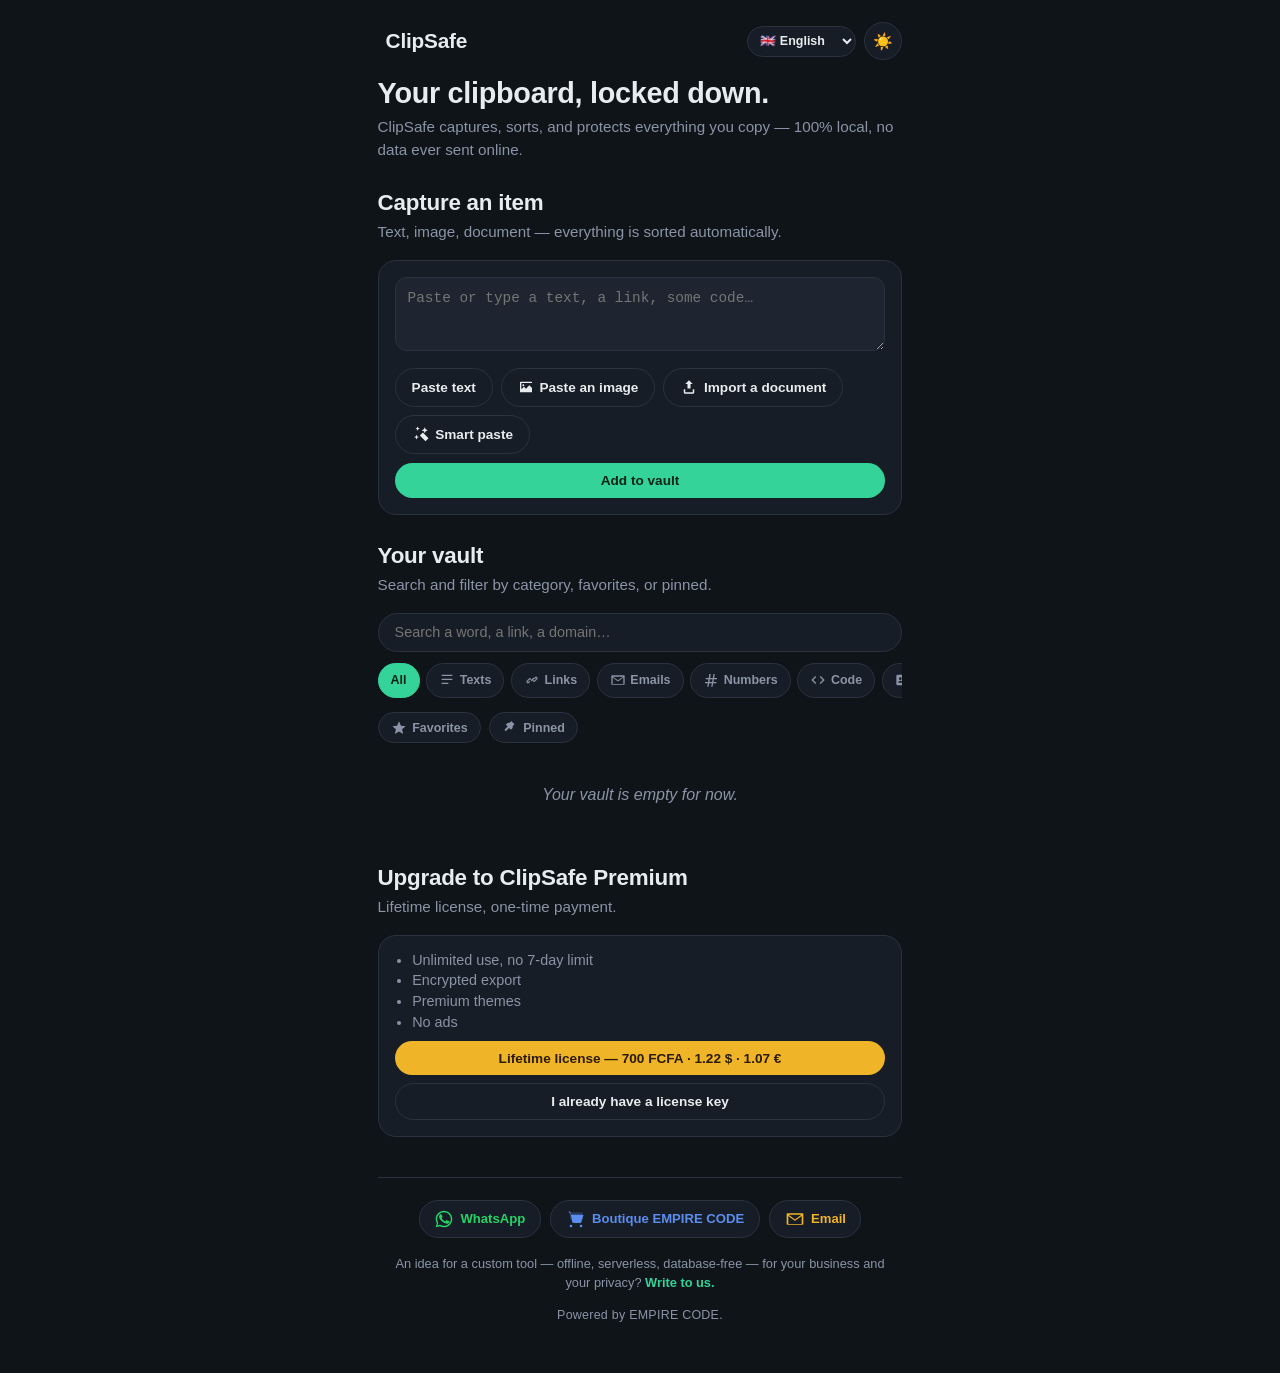
<file: index.html>
<!DOCTYPE html>
<html lang="fr">
<head>
  <meta charset="UTF-8" />
  <meta name="viewport" content="width=device-width, initial-scale=1, viewport-fit=cover" />
  <title>ClipSafe — Coffre-fort de presse-papiers</title>
  <meta name="description" content="ClipSafe : coffre-fort de presse-papiers intelligent, 100% local et hors ligne." />
  <meta name="theme-color" content="#0F1419" />
  <link rel="manifest" href="manifest.json" />
  <link rel="icon" id="cs-favicon" href="icons/favicon.jpg" type="image/jpeg" />
  <link rel="apple-touch-icon" href="icons/icon-192.png" />

  <link rel="stylesheet" href="style.css" />
</head>
<body>
  <div id="app-root">
    <p class="cs-empty" style="padding:2rem 0;text-align:center;">Chargement de ClipSafe…</p>
  </div>

  <script src="app.js"></script>
</body>
</html>
</file>
<file: style.css>
/* =========================================================================
   ClipSafe — style.css
   Les couleurs/typos réelles sont injectées en variables CSS par app.js
   depuis data.json. Ce fichier ne fait que consommer ces variables.
   ========================================================================= */

:root {
  --cs-bg: #0f1419;
  --cs-surface: #171d26;
  --cs-surface2: #1e2530;
  --cs-border: #2a3240;
  --cs-text: #e8ecef;
  --cs-textMuted: #8a94a6;
  --cs-accent: #34d399;
  --cs-accentDark: #1c825c;
  --cs-accent2: #5b8def;
  --cs-premium: #f0b429;
  --cs-danger: #ef4444;
  --cs-font-display: 'Century Gothic', 'Futura', 'Segoe UI Semibold', 'Segoe UI', sans-serif;
  --cs-font-body: 'Segoe UI', 'Helvetica Neue', Arial, sans-serif;
  --cs-font-mono: 'Cascadia Code', 'Consolas', 'SFMono-Regular', Menlo, monospace;
  --cs-radius: 18px;
}

* { box-sizing: border-box; }

html, body {
  margin: 0;
  padding: 0;
  background: var(--cs-bg);
  color: var(--cs-text);
  font-family: var(--cs-font-body);
  -webkit-tap-highlight-color: transparent;
}

body { min-height: 100vh; padding-bottom: 2rem; }

#app-root { max-width: 560px; margin: 0 auto; padding: 0 1.1rem; }

/* ---------- Topbar ---------- */
.cs-topbar { display: flex; align-items: center; gap: 0.5rem; padding: 1.4rem 0 1rem; }
.cs-logo svg { display: block; }
.cs-appname { font-family: var(--cs-font-display); font-size: 1.3rem; font-weight: 700; letter-spacing: -0.01em; flex: 1; }
.cs-theme-toggle {
  background: var(--cs-surface); border: 1px solid var(--cs-border); border-radius: 999px;
  width: 38px; height: 38px; font-size: 1rem; cursor: pointer;
  display: flex; align-items: center; justify-content: center; transition: border-color 0.15s ease;
}
.cs-theme-toggle:hover { border-color: var(--cs-accent); }
.cs-lang-select {
  background: var(--cs-surface); border: 1px solid var(--cs-border); color: var(--cs-text);
  border-radius: 999px; padding: 0.4rem 0.5rem; font-size: 0.78rem; font-weight: 700;
  font-family: var(--cs-font-body); cursor: pointer; max-width: 120px;
}

/* ---------- Sections ---------- */
.cs-section { margin-bottom: 1.8rem; }
.cs-section-title { font-family: var(--cs-font-display); font-size: 1.4rem; margin: 0 0 0.3rem; letter-spacing: -0.01em; }
.cs-section-subtitle { color: var(--cs-textMuted); margin: 0 0 1rem; font-size: 0.95rem; line-height: 1.5; }
.cs-section--hero .cs-section-title { font-size: 1.8rem; line-height: 1.2; }

/* ---------- Capture ---------- */
.cs-capture { background: var(--cs-surface); border: 1px solid var(--cs-border); border-radius: var(--cs-radius); padding: 1rem; }
.cs-textarea {
  width: 100%; resize: vertical; background: var(--cs-surface2); border: 1px solid var(--cs-border);
  border-radius: 12px; color: var(--cs-text); font-family: var(--cs-font-mono); font-size: 0.9rem;
  padding: 0.75rem; outline: none;
}
.cs-textarea:focus { border-color: var(--cs-accent); }
.cs-capture-actions { display: flex; gap: 0.5rem; margin-top: 0.8rem; flex-wrap: wrap; }

.cs-btn {
  border: none; border-radius: 999px; padding: 0.6rem 1rem; font-family: var(--cs-font-body);
  font-weight: 600; font-size: 0.85rem; cursor: pointer; text-decoration: none;
  display: inline-flex; align-items: center; justify-content: center; gap: 0.35rem;
  transition: transform 0.15s ease, opacity 0.15s ease;
}
.cs-btn:active { transform: scale(0.97); }
.cs-btn:focus-visible { outline: 2px solid var(--cs-accent2); outline-offset: 2px; }
.cs-btn--primary { background: var(--cs-accent); color: #06231a; }
.cs-btn--ghost { background: transparent; color: var(--cs-text); border: 1px solid var(--cs-border); }
.cs-btn--premium { background: var(--cs-premium); color: #2b1c00; width: 100%; margin-top: 0.4rem; }
.cs-btn svg { flex-shrink: 0; }

/* ---------- Recherche & filtres ---------- */
.cs-vault-wrap { display: flex; flex-direction: column; gap: 0.7rem; }
.cs-search-input {
  width: 100%; background: var(--cs-surface); border: 1px solid var(--cs-border); border-radius: 999px;
  color: var(--cs-text); padding: 0.65rem 1rem; font-family: var(--cs-font-body); font-size: 0.9rem; outline: none;
}
.cs-search-input:focus { border-color: var(--cs-accent); }
.cs-chip-row { display: none; gap: 0.4rem; overflow-x: auto; padding-bottom: 0.2rem; }
.cs-chip-row:not([hidden]) { display: flex; }
.cs-chip-row::-webkit-scrollbar { display: none; }
.cs-chip {
  flex-shrink: 0; display: inline-flex; align-items: center; gap: 0.3rem;
  background: var(--cs-surface); border: 1px solid var(--cs-border); color: var(--cs-textMuted);
  border-radius: 999px; padding: 0.4rem 0.75rem; font-size: 0.78rem; font-weight: 600; cursor: pointer;
}
.cs-chip.active { background: var(--chip-color, var(--cs-accent)); border-color: var(--chip-color, var(--cs-accent)); color: #06231a; }
.cs-chip--sm { padding: 0.3rem 0.6rem; font-size: 0.72rem; }
.cs-toggle-row { display: flex; gap: 0.5rem; }
.cs-toggle-btn {
  display: inline-flex; align-items: center; gap: 0.35rem; background: var(--cs-surface);
  border: 1px solid var(--cs-border); color: var(--cs-textMuted); border-radius: 999px;
  padding: 0.4rem 0.75rem; font-size: 0.78rem; font-weight: 600; cursor: pointer;
}
.cs-toggle-btn.active { color: var(--cs-premium); border-color: var(--cs-premium); }

/* ---------- Grille du coffre (2 colonnes) ---------- */
.cs-vault-grid { display: grid; grid-template-columns: 1fr 1fr; gap: 0.7rem; }
.cs-empty--grid { grid-column: 1 / -1; }
.cs-empty { color: var(--cs-textMuted); font-style: italic; text-align: center; padding: 1rem 0; }

.cs-grid-card {
  background: var(--cs-surface); border: 1px solid var(--cs-border); border-radius: 14px;
  padding: 0.65rem; cursor: pointer; display: flex; flex-direction: column; gap: 0.45rem;
  min-height: 128px; text-align: left;
}
.cs-grid-card:active { transform: scale(0.98); }
.cs-grid-top { display: flex; justify-content: space-between; align-items: flex-start; gap: 0.3rem; }
.cs-grid-badges { display: flex; gap: 0.25rem; color: var(--cs-premium); flex-shrink: 0; }
.cs-grid-preview-text {
  font-family: var(--cs-font-mono); font-size: 0.74rem; line-height: 1.4; color: var(--cs-text);
  overflow: hidden; display: -webkit-box; -webkit-line-clamp: 5; -webkit-box-orient: vertical;
  word-break: break-word; flex: 1;
}
.cs-grid-thumb { width: 100%; height: 92px; object-fit: cover; border-radius: 8px; }
.cs-grid-doc {
  display: flex; flex-direction: column; align-items: center; justify-content: center; gap: 0.3rem;
  color: var(--cs-textMuted); text-align: center; height: 92px;
}
.cs-grid-doc-name {
  font-size: 0.7rem; color: var(--cs-text); word-break: break-word;
  display: -webkit-box; -webkit-line-clamp: 2; -webkit-box-orient: vertical; overflow: hidden;
}
.cs-grid-code-badge { font-size: 0.64rem; color: var(--cs-textMuted); font-weight: 600; }

.cs-tag {
  display: inline-flex; align-items: center; gap: 0.3rem; font-size: 0.72rem; font-weight: 700;
  color: var(--tag-color, var(--cs-accent)); background: color-mix(in srgb, var(--tag-color, var(--cs-accent)) 15%, transparent);
  padding: 0.25rem 0.55rem; border-radius: 999px;
}
.cs-tag--sm { font-size: 0.66rem; padding: 0.2rem 0.45rem; }

/* ---------- Premium ---------- */
.cs-premium { background: var(--cs-surface); border: 1px solid var(--cs-border); border-radius: var(--cs-radius); padding: 1rem; }
.cs-premium-features { margin: 0 0 0.3rem; padding-left: 1.1rem; color: var(--cs-textMuted); font-size: 0.9rem; }
.cs-premium-features li { margin-bottom: 0.3rem; }
.cs-premium-active { display: flex; align-items: center; gap: 0.5rem; color: var(--cs-premium); font-weight: 600; }
.cs-trial-status { color: var(--cs-premium); font-size: 0.82rem; font-weight: 700; margin: 0 0 0.6rem; }

/* ---------- Footer ---------- */
.cs-footer { margin-top: 2.5rem; padding-top: 1.4rem; border-top: 1px solid var(--cs-border); text-align: center; }
.cs-footer-buttons { display: flex; justify-content: center; gap: 0.6rem; margin-bottom: 1rem; flex-wrap: wrap; }
.cs-footer-btn {
  display: inline-flex; align-items: center; gap: 0.4rem; color: var(--btn-color, var(--cs-text));
  border: 1px solid var(--cs-border); background: var(--cs-surface); border-radius: 999px;
  padding: 0.5rem 0.9rem; font-size: 0.82rem; font-weight: 600; text-decoration: none; transition: border-color 0.15s ease;
}
.cs-footer-btn:hover { border-color: var(--btn-color, var(--cs-accent)); }
.cs-footer-cta { color: var(--cs-textMuted); font-size: 0.8rem; line-height: 1.5; margin: 0 0 1rem; padding: 0 0.5rem; }
.cs-footer-cta a { color: var(--cs-accent); text-decoration: none; font-weight: 600; }
.cs-footer-text { color: var(--cs-textMuted); font-size: 0.78rem; letter-spacing: 0.02em; margin: 0 0 1.2rem; }

/* ---------- Overlay / modales (détail, licence, partage) ---------- */
.cs-overlay {
  position: fixed; inset: 0; background: rgba(0, 0, 0, 0.6); z-index: 1000;
  display: none; align-items: flex-end; justify-content: center;
}
.cs-overlay:not([hidden]) { display: flex; }
.cs-modal {
  background: var(--cs-surface); width: 100%; max-width: 560px; max-height: 88vh; overflow-y: auto;
  border-radius: 20px 20px 0 0; padding: 1rem 1.1rem 1.4rem;
}
.cs-modal-toolbar { display: flex; align-items: center; gap: 0.4rem; padding-bottom: 0.8rem; border-bottom: 1px solid var(--cs-border); margin-bottom: 0.9rem; flex-wrap: wrap; }
.cs-modal-toolbar strong { font-family: var(--cs-font-display); font-size: 1rem; flex: 1; }
.cs-icon-btn { background: transparent; border: none; color: var(--cs-textMuted); cursor: pointer; padding: 0.35rem; border-radius: 8px; display: flex; }
.cs-icon-btn:hover { color: var(--cs-text); background: var(--cs-surface2); }
.cs-icon-btn--active { color: var(--cs-premium); }
.cs-modal-close { margin-left: auto; }
.cs-modal-content-text { font-family: var(--cs-font-mono); font-size: 0.85rem; white-space: pre-wrap; word-break: break-word; max-height: 55vh; overflow-y: auto; line-height: 1.5; }
.cs-modal-content-image img { width: 100%; border-radius: 12px; display: block; }
.cs-modal-doc { display: flex; flex-direction: column; align-items: center; gap: 0.5rem; padding: 1.2rem 0; color: var(--cs-textMuted); }
.cs-modal-doc-name { color: var(--cs-text); font-weight: 600; text-align: center; word-break: break-word; }
.cs-modal-doc-kind { font-size: 0.8rem; margin: 0 0 0.4rem; }
.cs-modal-date { color: var(--cs-textMuted); font-size: 0.76rem; margin: 0.9rem 0 0; text-align: right; }
.cs-modal-message { color: var(--cs-textMuted); font-size: 0.88rem; line-height: 1.5; margin: 0 0 0.9rem; }
.cs-modal-error { color: var(--cs-danger); font-size: 0.82rem; min-height: 1.2em; margin: 0.4rem 0 0; }
.cs-modal-actions { display: flex; gap: 0.6rem; margin-top: 0.9rem; }
.cs-modal-actions .cs-btn { flex: 1; }
.cs-modal-buy-link { display: block; text-align: center; margin-top: 0.9rem; color: var(--cs-textMuted); font-size: 0.8rem; text-decoration: underline; }

.cs-modal-edit .cs-edit-textarea {
  width: 100%; min-height: 140px; background: var(--cs-surface2); border: 1px solid var(--cs-border);
  border-radius: 12px; color: var(--cs-text); font-family: var(--cs-font-mono); font-size: 0.85rem; padding: 0.7rem; resize: vertical;
}
.cs-edit-select {
  width: 100%; background: var(--cs-surface2); border: 1px solid var(--cs-border); border-radius: 10px;
  color: var(--cs-text); font-family: var(--cs-font-body); font-size: 0.88rem; padding: 0.6rem;
}
.cs-row { display: flex; gap: 0.5rem; align-items: stretch; }
.cs-row .cs-edit-select { flex: 1; }
.cs-license-input-row { display: flex; gap: 0.5rem; align-items: stretch; }
.cs-license-input-row .cs-edit-select { flex: 1; min-width: 0; font-family: var(--cs-font-mono); letter-spacing: 0.02em; }
.cs-license-paste-btn { flex-shrink: 0; padding: 0.6rem 0.8rem; }

.cs-share-list { display: flex; flex-direction: column; gap: 0.5rem; }
.cs-share-item {
  display: flex; align-items: center; gap: 0.6rem; padding: 0.7rem 0.9rem; border-radius: 12px;
  background: var(--cs-surface2); border: 1px solid var(--cs-border); text-decoration: none;
  color: var(--cs-text); font-size: 0.88rem; font-weight: 600; cursor: pointer; width: 100%; text-align: left;
}

/* ---------- Toast ---------- */
.cs-toast {
  position: fixed; bottom: 1.2rem; left: 50%; transform: translateX(-50%) translateY(20px);
  background: var(--cs-surface2); border: 1px solid var(--cs-border); color: var(--cs-text);
  padding: 0.6rem 1.1rem; border-radius: 999px; font-size: 0.85rem; opacity: 0;
  transition: opacity 0.25s ease, transform 0.25s ease; z-index: 1100; max-width: 88vw; text-align: center;
}
.cs-toast--visible { opacity: 1; transform: translateX(-50%) translateY(0); }

.cs-error { color: var(--cs-danger); padding: 2rem 0; text-align: center; }

/* ---------- RTL (arabe) ---------- */
html[dir="rtl"] .cs-modal-toolbar strong,
html[dir="rtl"] .cs-footer-cta,
html[dir="rtl"] .cs-grid-preview-text { text-align: right; }

@media (prefers-reduced-motion: reduce) {
  .cs-btn, .cs-toast, .cs-grid-card { transition: none; }
}
</file>
